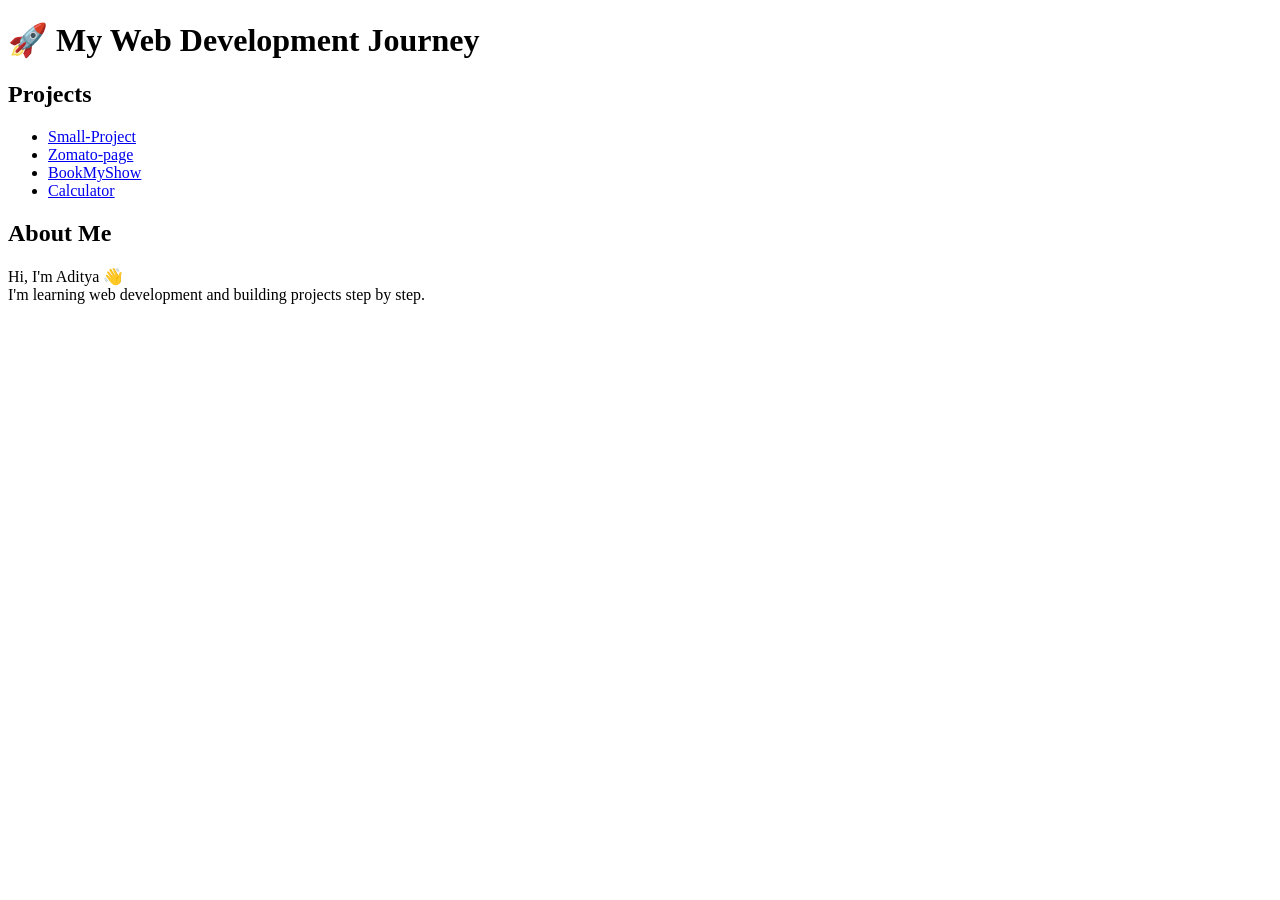
<file: index.html>
<!DOCTYPE html>
<html>
<head>
    <title>Aditya's Web Dev Journey</title>
</head>
<body>

<h1>🚀 My Web Development Journey</h1>

<h2>Projects</h2>
<ul>
    <li><a href="/my-css-project/login-page/project.html">Small-Project</a></li>
    <li><a href="/my-css-project/zomato/index.html">Zomato-page</a></li>
    <li><a href="/my-css-project/BookmyShow/project.html">BookMyShow</a></li>
    <li><a href="/my-css-project/Calculator-design/calculator.html">Calculator</a></li>
</ul>

<h2>About Me</h2>
<p>
    Hi, I'm Aditya 👋<br>
    I'm learning web development and building projects step by step.
</p>

</body>
</html>
</file>
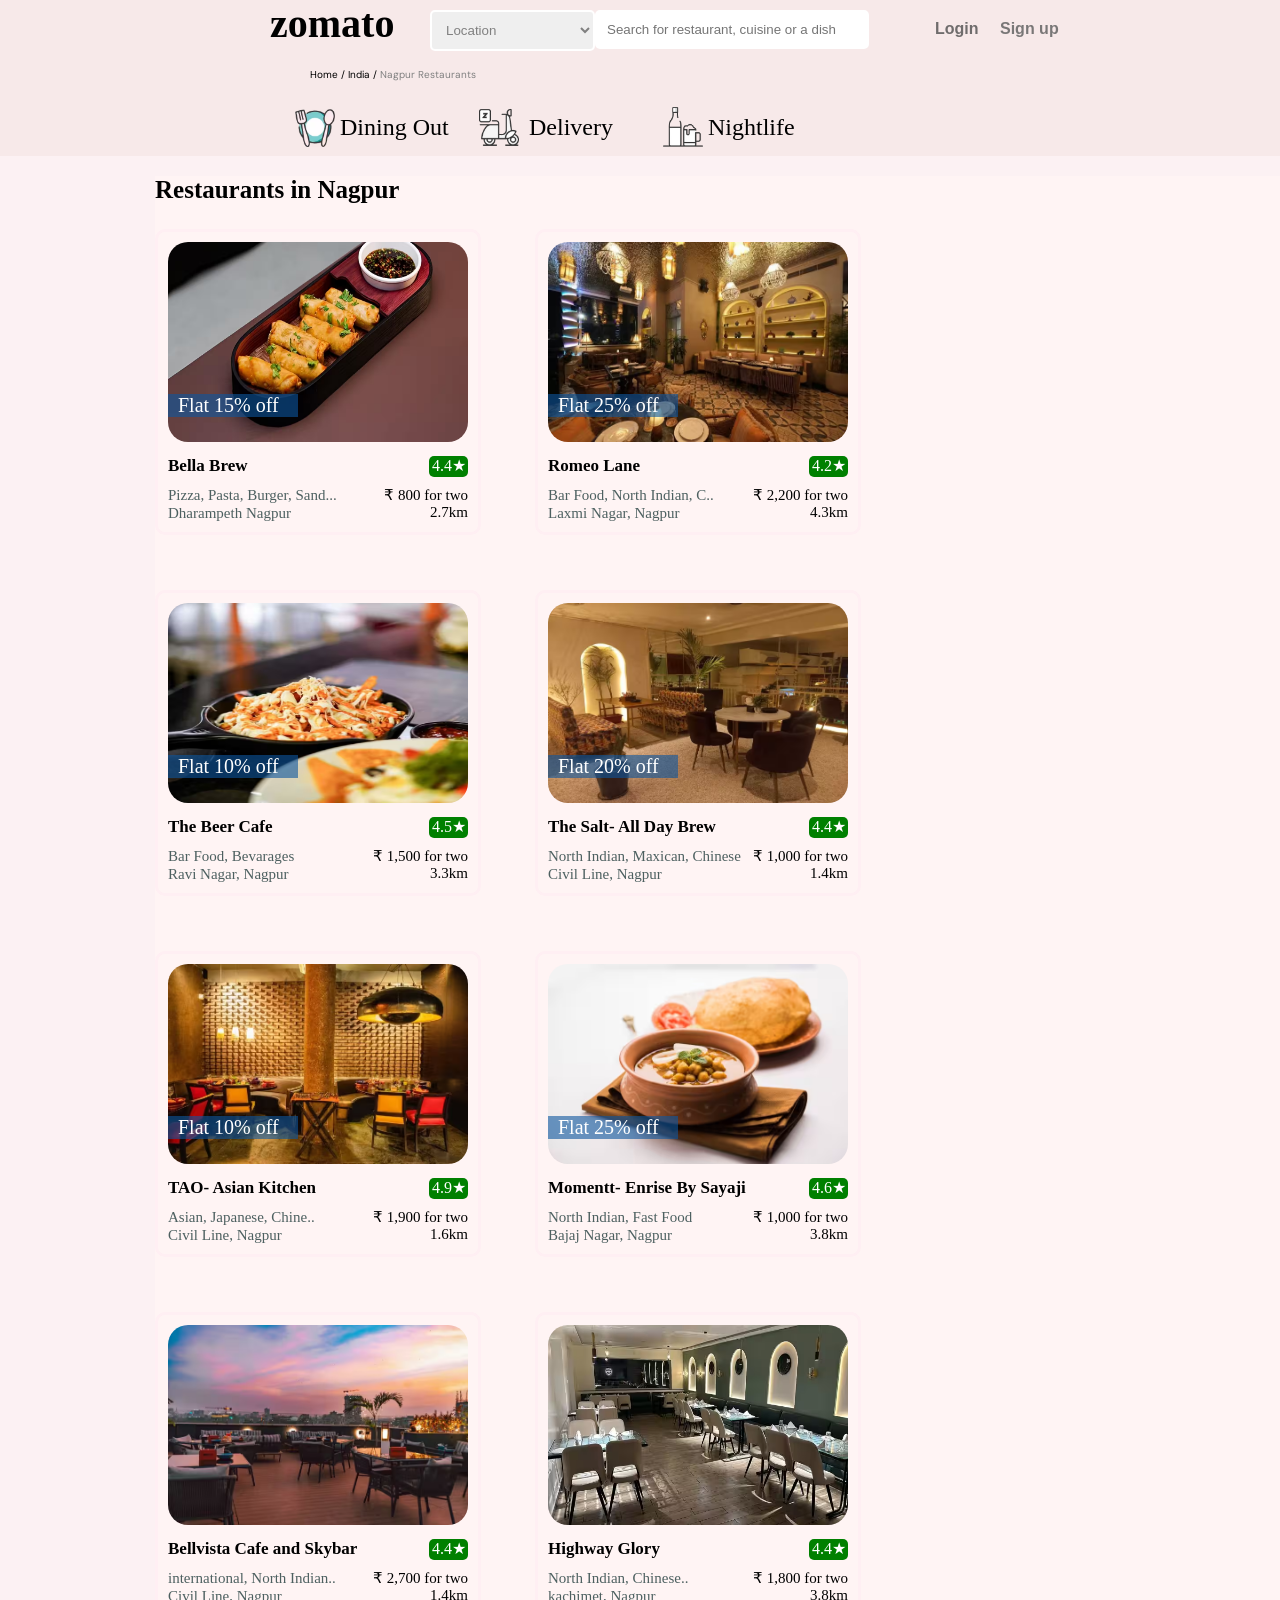
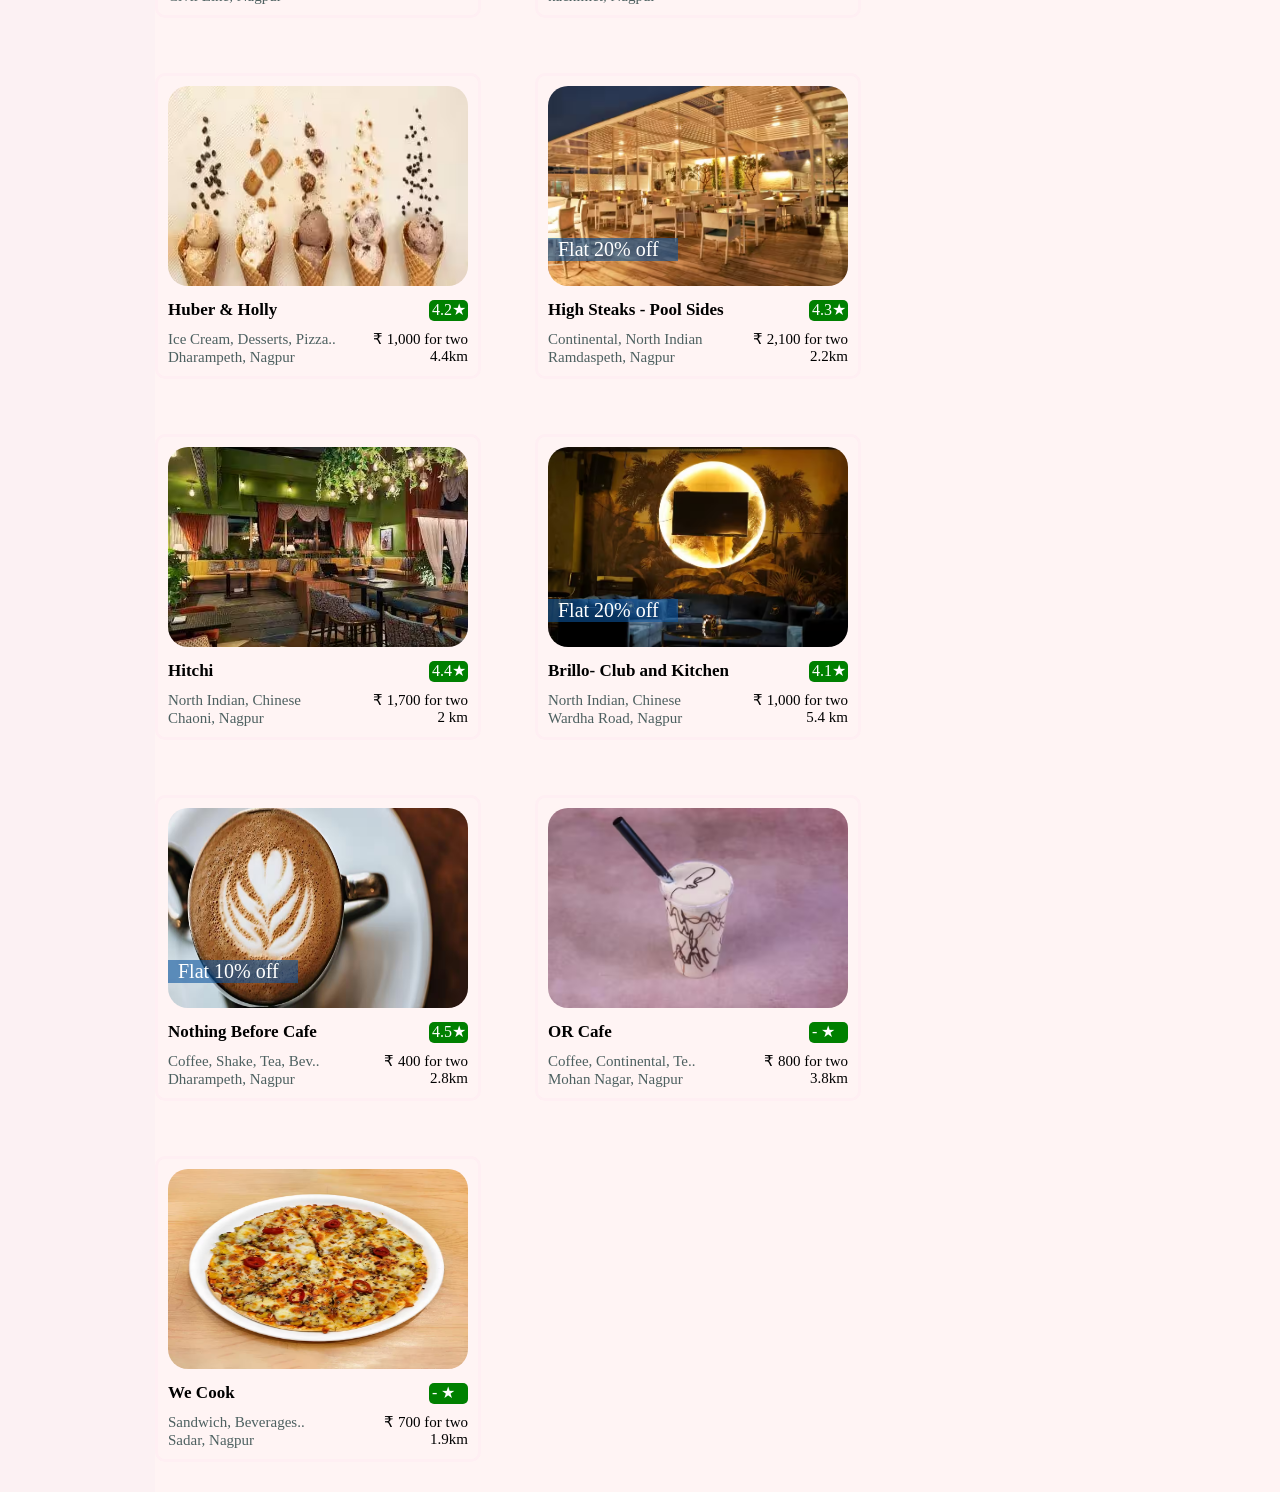
<file: zomato/index.html>
<!DOCTYPE html>
<html lang="en">
<head>
    <meta charset="UTF-8">
    <meta name="viewport" content="width=device-width, initial-scale=1.0">
    <title>Document</title>
    <link rel="stylesheet" href="./new.css">
    <link rel="preconnect" href="https://fonts.googleapis.com">
    <link rel="preconnect" href="https://fonts.gstatic.com" crossorigin>
    <link href="https://fonts.googleapis.com/css2?family=DM+Sans:ital,opsz,wght@0,9..40,100..1000;1,9..40,100..1000&display=swap" rel="stylesheet">
</head>
<body>

    <header class="head">

    <div class="hero">
        <div class="first boxalpha">
            zomato
        </div>
        <div class="second boxalpha">
           <select name="location" class="old">
            <option value="" disabled selected>Location</option>
            <option value="Nari_road">Nari Road</option>
            <option value="Dharampeth Nagpur">Dharampeth Nagpur</option>
            <option value="Mahal Nagpur">Mahal Nagpur</option>
            <option value="Sitabuldi Nagpur">Sitabuldi Nagpur</option>
           </select>
        </div>

        <div class="third boxalpha">
            <input type="text" placeholder="Search for restaurant, cuisine or a dish" class="soap">
        </div>

        <div class="fourth boxalpha">Login</div>

        <div class="fifth boxalpha">Sign up</div>
    </div>

    <div class="hx">
        <div class=" hello home">Home /</div>
        <div class="hello country">India /</div>
        <div class="hello city">Nagpur Restaurants</div>
    </div>

    <div class="newmain">
        <div class="love">
        <div class="hot"> <img src="30fa0a844f3ba82073e5f78c65c18b371616149662new.avif" alt="dinnig out" class="img1 img5"> </div>
        <div class="hot sixth">Dining Out</div>
        </div>

        <div class="love hii">
        <div class="hot"><img src="246bbd71fbba420d5996452be3024d351616150055new2.webp" alt="Delivery" class="img2 img5"></div>
        <div class="hot seventh">Delivery</div>
        </div>

        <div class="love">
        <div class="hot"><img src="01040767e4943c398e38e3592bb1ba8a1616150142new3.webp" alt="Nightlife" class="img3 img5"></div>
        <div class="hot eight">Nightlife</div>
        </div>
    </div>

   </header>    

   <main class="happy">

        <div class="nagpur">
            <p>Restaurants in Nagpur</p>
        </div>

    <div class="main">

        <!-- Image -->
        <div class="img">
            <img src="Bella Brew.avif" alt="resturant" class="new">
            <p class="discount">Flat 15% off</p>
        </div>


        <!-- restuarent name -->
        <div class="Restaurant">

            <div class="name box">
                <p>Bella Brew</p>
            </div>

            <div class="rating box">
                <p>4.4&#9733;</p>
            </div>

        </div>

        <!--  -->
        <div class="foodname">
            <div class="food box">
                <p>Pizza, Pasta, Burger, Sand...</p>
            </div>

            <div class="money box">
                <p>&#8377; 800 for two</p>
            </div>

        </div>


        <!--  -->
        <div class="distance">

            <div class="place box">
                <p>Dharampeth Nagpur</p>
            </div>

            <div class="dist box">
                <p>2.7km</p>
            </div>

        </div>

     </div>

<!-- ------------------------------2----------------------------------------- -->

     <div class="main">

        <!-- Image -->
        <div class="img">
            <img src="Romeo Lane.avif" alt="resturant" class="new">
            <p class="discount">Flat 25% off</p>
        </div>


        <!-- restuarent name -->
        <div class="Restaurant">

            <div class="name box">
                <p>Romeo Lane</p>
            </div>

            <div class="rating box">
                <p>4.2&#9733;</p>
            </div>

        </div>

        <!--  -->
        <div class="foodname">
            <div class="food box">
                <p>Bar Food, North Indian, C..</p>
            </div>

            <div class="money box">
                <p>&#8377; 2,200 for two</p>
            </div>

        </div>


        <!--  -->
        <div class="distance">

            <div class="place box">
                <p>Laxmi Nagar, Nagpur</p>
            </div>

            <div class="dist box">
                <p>4.3km</p>
            </div>

        </div>

     </div>
     
     <!-- ---------------------------3------------------------------------------- -->

     <div class="main">

        <!-- Image -->
        <div class="img">
            <img src="BearCafe.avif" alt="resturant" class="new">
            <p class="discount">Flat 10% off</p>
        </div>


        <!-- restuarent name -->
        <div class="Restaurant">

            <div class="name box">
                <p>The Beer Cafe</p>
            </div>

            <div class="rating box">
                <p>4.5&#9733;</p>
            </div>

        </div>

        <!--  -->
        <div class="foodname">
            <div class="food box">
                <p>Bar Food, Bevarages</p>
            </div>

            <div class="money box">
                <p>&#8377; 1,500 for two</p>
            </div>

        </div>


        <!--  -->
        <div class="distance">

            <div class="place box">
                <p>Ravi Nagar, Nagpur</p>
            </div>

            <div class="dist box">
                <p>3.3km</p>
            </div>

        </div>

     </div>

<!-- -------------------------------4------------------------------------------------------- -->


     <div class="main">

        <!-- Image -->
        <div class="img">
            <img src="The salt.avif" alt="resturant" class="new">
            <p class="discount">Flat 20% off</p>
        </div>


        <!-- restuarent name -->
        <div class="Restaurant">

            <div class="name box">
                <p>The Salt- All Day Brew</p>
            </div>

            <div class="rating box">
                <p>4.4&#9733;</p>
            </div>

        </div>

        <!--  -->
        <div class="foodname">
            <div class="food box">
                <p>North Indian, Maxican, Chinese</p>
            </div>

            <div class="money box">
                <p>&#8377; 1,000 for two</p>
            </div>

        </div>


        <!--  -->
        <div class="distance">

            <div class="place box">
                <p>Civil Line, Nagpur</p>
            </div>

            <div class="dist box">
                <p>1.4km</p>
            </div>

        </div>

     </div>

<!-- ---------------------------5------------------------------------------------------- -->

     <div class="main">

        <!-- Image -->
        <div class="img">
            <img src="TAO.avif" alt="resturant" class="new">
            <p class="discount">Flat 10% off</p>
        </div>


        <!-- restuarent name -->
        <div class="Restaurant">

            <div class="name box">
                <p>TAO- Asian Kitchen</p>
            </div>

            <div class="rating box">
                <p>4.9&#9733;</p>
            </div>

        </div>

        <!--  -->
        <div class="foodname">
            <div class="food box">
                <p>Asian, Japanese, Chine..</p>
            </div>

            <div class="money box">
                <p>&#8377; 1,900 for two</p>
            </div>

        </div>


        <!--  -->
        <div class="distance">

            <div class="place box">
                <p>Civil Line, Nagpur</p>
            </div>

            <div class="dist box">
                <p>1.6km</p>
            </div>

        </div>

     </div>

<!-- --------------------------------------6------------------------------------------------ -->


     <div class="main">

        <!-- Image -->
        <div class="img">
            <img src="moment.avif" alt="resturant" class="new">
            <p class="discount">Flat 25% off</p>
        </div>


        <!-- restuarent name -->
        <div class="Restaurant">

            <div class="name box">
                <p>Momentt- Enrise By Sayaji</p>
            </div>

            <div class="rating box">
                <p>4.6&#9733;</p>
            </div>

        </div>

        <!--  -->
        <div class="foodname">
            <div class="food box">
                <p>North Indian, Fast Food</p>
            </div>

            <div class="money box">
                <p>&#8377; 1,000 for two</p>
            </div>

        </div>


        <!--  -->
        <div class="distance">

            <div class="place box">
                <p>Bajaj Nagar, Nagpur</p>
            </div>

            <div class="dist box">
                <p>3.8km</p>
            </div>

        </div>

     </div>


     <!-- --------------------------------7---------------------------------------------- -->
      <div class="main">

        <!-- Image -->
        <div class="img">
            <img src="Bellavista.avif" alt="resturant" class="new">
        </div>


        <!-- restuarent name -->
        <div class="Restaurant">

            <div class="name box">
                <p>Bellvista Cafe and Skybar</p>
            </div>

            <div class="rating box">
                <p>4.4&#9733;</p>
            </div>

        </div>

        <!--  -->
        <div class="foodname">
            <div class="food box">
                <p>international, North Indian..</p>
            </div>

            <div class="money box">
                <p>&#8377; 2,700 for two</p>
            </div>

        </div>


        <!--  -->
        <div class="distance">

            <div class="place box">
                <p>Civil Line, Nagpur</p>
            </div>

            <div class="dist box">
                <p>1.4km</p>
            </div>

        </div>

     </div>

     <!-- ---------------------------------8-------------------------------------------- -->

     <div class="main">

        <!-- Image -->
        <div class="img">
            <img src="highway glory.avif" alt="resturant" class="new">
        </div>


        <!-- restuarent name -->
        <div class="Restaurant">

            <div class="name box">
                <p>Highway Glory</p>
            </div>

            <div class="rating box">
                <p>4.4&#9733;</p>
            </div>

        </div>

        <!--  -->
        <div class="foodname">
            <div class="food box">
                <p>North Indian, Chinese..</p>
            </div>

            <div class="money box">
                <p>&#8377; 1,800 for two</p>
            </div>

        </div>


        <!--  -->
        <div class="distance">

            <div class="place box">
                <p>kachimet, Nagpur</p>
            </div>

            <div class="dist box">
                <p>3.8km</p>
            </div>

        </div>

     </div>

     <!-- ---------------------------9------------------------------------ -->

     <div class="main">

        <!-- Image -->
        <div class="img">
            <img src="huber & holly.avif" alt="resturant" class="new">
        </div>


        <!-- restuarent name -->
        <div class="Restaurant">

            <div class="name box">
                <p>Huber & Holly</p>
            </div>

            <div class="rating box">
                <p>4.2&#9733;</p>
            </div>

        </div>

        <!--  -->
        <div class="foodname">
            <div class="food box">
                <p>Ice Cream, Desserts, Pizza..</p>
            </div>

            <div class="money box">
                <p>&#8377; 1,000 for two</p>
            </div>

        </div>


        <!--  -->
        <div class="distance">

            <div class="place box">
                <p>Dharampeth, Nagpur</p>
            </div>

            <div class="dist box">
                <p>4.4km</p>
            </div>

        </div>

     </div>

     <!-- ------------------------------------10-------------------------------------- -->

     <div class="main">

        <!-- Image -->
        <div class="img">
            <img src="high pool.avif" alt="resturant" class="new">
            <p class="discount">Flat 20% off</p>
        </div>


        <!-- restuarent name -->
        <div class="Restaurant">

            <div class="name box">
                <p>High Steaks - Pool Sides</p>
            </div>

            <div class="rating box">
                <p>4.3&#9733;</p>
            </div>

        </div>

        <!--  -->
        <div class="foodname">
            <div class="food box">
                <p>Continental, North Indian</p>
            </div>

            <div class="money box">
                <p>&#8377; 2,100 for two</p>
            </div>

        </div>


        <!--  -->
        <div class="distance">

            <div class="place box">
                <p>Ramdaspeth, Nagpur</p>
            </div>

            <div class="dist box">
                <p>2.2km</p>
            </div>

        </div>

     </div>

      <!-- ------------------------------------11-------------------------------------- --> 

      <div class="main">

        <!-- Image -->
        <div class="img">
            <img src="Hitchi.avif" alt="resturant" class="new">
        </div>


        <!-- restuarent name -->
        <div class="Restaurant">

            <div class="name box">
                <p>Hitchi</p>
            </div>

            <div class="rating box">
                <p>4.4&#9733;</p>
            </div>

        </div>

        <!--  -->
        <div class="foodname">
            <div class="food box">
                <p>North Indian, Chinese</p>
            </div>

            <div class="money box">
                <p>&#8377; 1,700 for two</p>
            </div>

        </div>


        <!--  -->
        <div class="distance">

            <div class="place box">
                <p>Chaoni, Nagpur</p>
            </div>

            <div class="dist box">
                <p>2 km</p>
            </div>

        </div>

     </div>

      <!-- ------------------------------------12-------------------------------------- --> 

      <div class="main">

        <!-- Image -->
        <div class="img">
            <img src="brilo club.avif" alt="resturant" class="new">
            <p class="discount">Flat 20% off</p>
        </div>


        <!-- restuarent name -->
        <div class="Restaurant">

            <div class="name box">
                <p>Brillo- Club and Kitchen</p>
            </div>

            <div class="rating box">
                <p>4.1&#9733;</p>
            </div>

        </div>

        <!--  -->
        <div class="foodname">
            <div class="food box">
                <p>North Indian, Chinese</p>
            </div>

            <div class="money box">
                <p>&#8377; 1,000 for two</p>
            </div>

        </div>


        <!--  -->
        <div class="distance">

            <div class="place box">
                <p>Wardha Road, Nagpur</p>
            </div>

            <div class="dist box">
                <p>5.4 km</p>
            </div>

        </div>

     </div>

        <!-- ------------------------------------13-------------------------------------- --> 
    
        <div class="main">

        <!-- Image -->
        <div class="img">
            <img src="nothing.avif" alt="resturant" class="new">
            <p class="discount">Flat 10% off</p>
        </div>


        <!-- restuarent name -->
        <div class="Restaurant">

            <div class="name box">
                <p>Nothing Before Cafe</p>
            </div>

            <div class="rating box">
                <p>4.5&#9733;</p>
            </div>

        </div>

        <!--  -->
        <div class="foodname">
            <div class="food box">
                <p>Coffee, Shake, Tea, Bev..</p>
            </div>

            <div class="money box">
                <p>&#8377; 400 for two</p>
            </div>

        </div>


        <!--  -->
        <div class="distance">

            <div class="place box">
                <p>Dharampeth, Nagpur</p>
            </div>

            <div class="dist box">
                <p>2.8km</p>
            </div>

        </div>

     </div>

        <!-- ------------------------------------14-------------------------------------- --> 
    
        <div class="main">

        <!-- Image -->
        <div class="img">
            <img src="or cafe.avif" alt="resturant" class="new">
        </div>


        <!-- restuarent name -->
        <div class="Restaurant">

            <div class="name box">
                <p>OR Cafe</p>
            </div>

            <div class="rating box">
                <p>- &#9733;</p>
            </div>

        </div>

        <!--  -->
        <div class="foodname">
            <div class="food box">
                <p>Coffee, Continental, Te..</p>
            </div>

            <div class="money box">
                <p>&#8377; 800 for two</p>
            </div>

        </div>


        <!--  -->
        <div class="distance">

            <div class="place box">
                <p>Mohan Nagar, Nagpur</p>
            </div>

            <div class="dist box">
                <p>3.8km</p>
            </div>

        </div>

     </div>

        <!-- ------------------------------------15-------------------------------------- --> 
    
        <div class="main">

        <!-- Image -->
        <div class="img">
            <img src="we cook.avif" alt="resturant" class="new">
        </div>


        <!-- restuarent name -->
        <div class="Restaurant">

            <div class="name box">
                <p>We Cook</p>
            </div>

            <div class="rating box">
                <p>- &#9733;</p>
            </div>

        </div>

        <!--  -->
        <div class="foodname">
            <div class="food box">
                <p>Sandwich, Beverages..</p>
            </div>

            <div class="money box">
                <p>&#8377; 700 for two</p>
            </div>

        </div>


        <!--  -->
        <div class="distance">

            <div class="place box">
                <p>Sadar, Nagpur</p>
            </div>

            <div class="dist box">
                <p>1.9km</p>
            </div>

        </div>

     </div>
   </main>
    
</body>
</html>
</file>
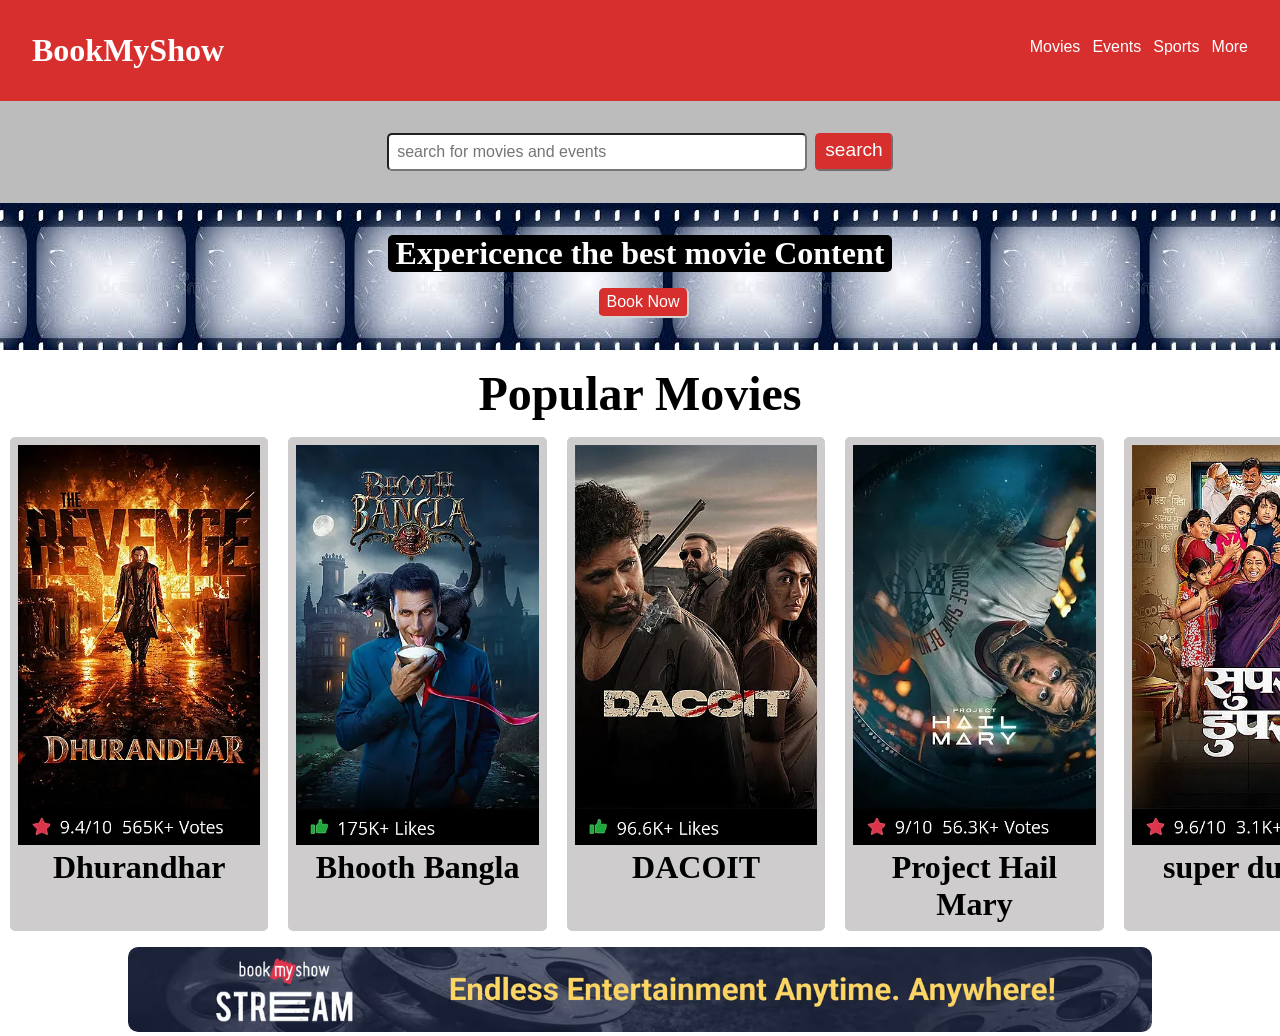
<file: BookmyShow/project.html>
<!DOCTYPE html>
<html lang="en">
<head>
    <meta charset="UTF-8">
    <meta name="viewport" content="width=device-width, initial-scale=1.0">
    <title>Document</title>
    <link rel="stylesheet" href="./style.css">
</head>
<body>
    
     <header>
        <div class="head">
            <div class="logo">

                <div class="left"> <h1>BookMyShow</h1></div>
                <div class="right">
                    <button>Movies</button>
                    <button>Events</button>
                    <button>Sports</button>
                    <button>More</button>
                </div>

            </div>
            <div class="search">
                <input type="text" name="search" class="searching" placeholder="search for movies and events">
                <button>search</button>
            </div>
        </div>
     </header>

     <main>
        <div class="hero">
            <h2>Expericence the best movie Content</h2>
            <button>Book Now</button>
        </div>

        <div class="mover">
            <h2>Popular Movies</h2>
        </div>

        <div class="movie">
            <div class="card">
                <img src="img1.webp" alt="Dhurandhar" class="images">
                <h3>Dhurandhar</h3>
            </div>

            <div class="card">
                <img src="img2.webp" alt="Bhooth Bangla" class="images">
                <h3>Bhooth Bangla</h3>
            </div>

            <div class="card">
                <img src="img3.webp" alt="Dacoit" class="images">
                <h3>DACOIT</h3>
            </div>

            <div class="card">
                <img src="img4.webp" alt="Project Hail Mary" class="images">
                <h3>Project Hail Mary</h3>
            </div>

            <div class="card">
                <img src="img5.webp" alt="super duperr" class="images">
                <h3>super duperr</h3>
            </div>

            <div class="card">
                <img src="img6.webp" alt="Mario Galaxy" class="images">
                <h3>Mario Galaxy</h3>
            </div>

            <div class="card">
                <img src="img7.webp" alt="Tighi" class="images">
                <h3>Tighi</h3>
            </div>

            <div class="card">
                <img src="img8.webp" alt="The Mummy" class="images">
                <h3>The Mummy</h3>
            </div>
        </div>

        <div class="bot">
                <img src="./bottom.avif" alt="" class="img">
        </div>
     </main>


</body>
</html>
</file>
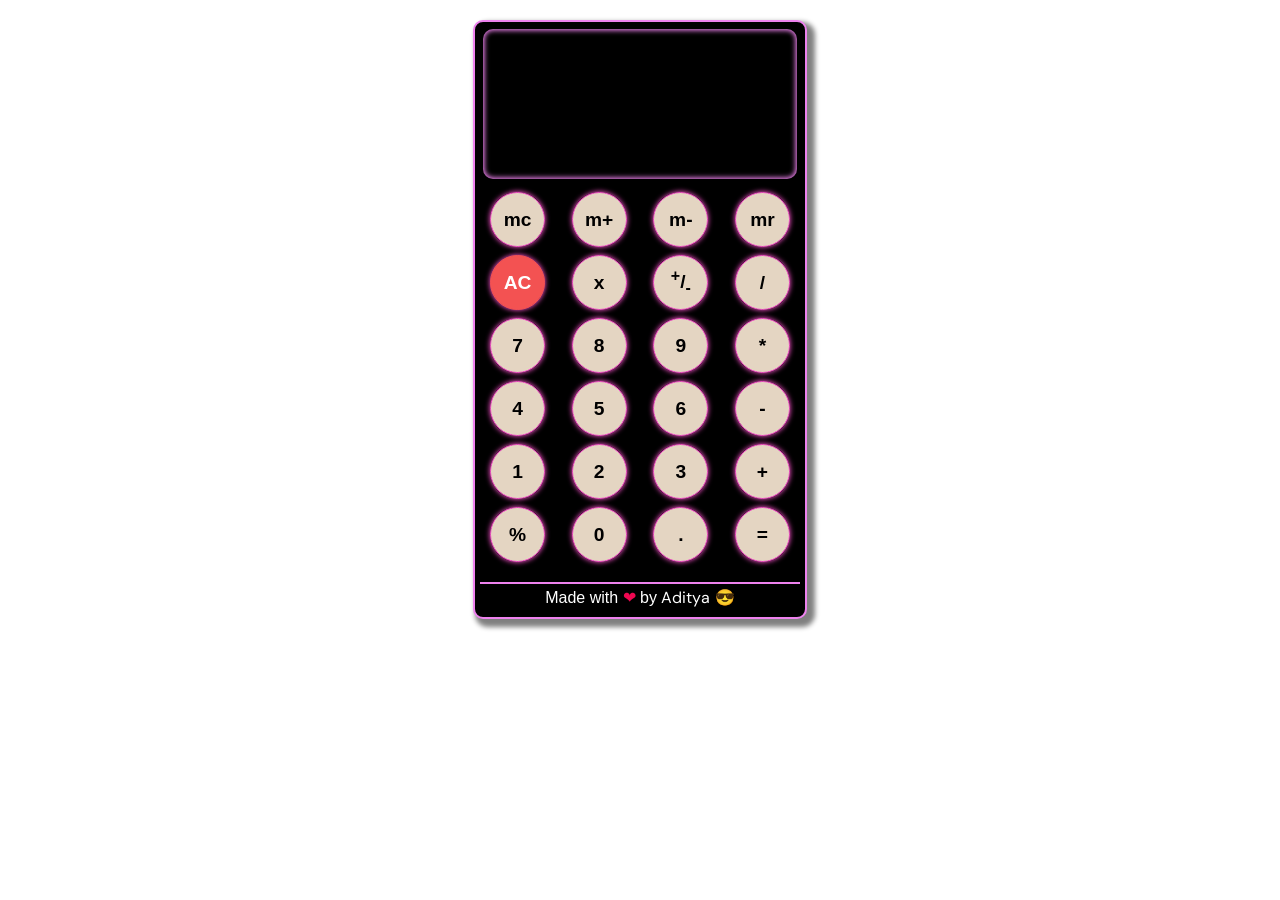
<file: Calculator-design/calculator.html>
<!DOCTYPE html>
<html lang="en">
<head>
    <meta charset="UTF-8">
    <meta name="viewport" content="width=device-width, initial-scale=1.0">
    <title>Document</title>
    <link rel="stylesheet" href="./calculator.css">
    <link rel="preconnect" href="https://fonts.googleapis.com">
    <link rel="preconnect" href="https://fonts.gstatic.com" crossorigin>
    <link href="https://fonts.googleapis.com/css2?family=DM+Sans:ital,opsz,wght@0,9..40,100..1000;1,9..40,100..1000&family=Roboto+Slab:wght@100..900&display=swap" rel="stylesheet">
</head>
<body>
    
      <div id="main">
        <div class="first"></div>
        <div class="second">
            <div class="buttons">
                <div><button>mc</button></div>
                <div><button class="alpha">AC</button></div>
                <div><button>7</button></div>
                <div><button>4</button></div>
                <div><button>1</button></div>
                <div><button>%</button></div>
            </div>
            <div class="buttons">
                <div><button>m+</button></div>
                <div><button>x</button></div>
                <div><button>8</button></div>
                <div><button>5</button></div>
                <div><button>2</button></div>
                <div><button>0</button></div>
            </div>
            <div class="buttons">
                <div><button>m-</button></div>
                <div><button><sup>+</sup>/<sub>-</sub></button></div>
                <div><button>9</button></div>
                <div><button>6</button></div>
                <div><button>3</button></div>
                <div><button>.</button></div>
            </div>
            <div class="buttons">
                <div><button>mr</button></div>
                <div><button>/</button></div>
                <div><button>*</button></div>
                <div><button>-</button></div>
                <div><button>+</button></div>
                <div><button>=</button></div>
            </div>
        </div>
        <div class="foot">
            <p>Made with <span class="heart">&#x2764;</span> by <span class="name">Aditya</span> 😎</p>
        </div>
        </div>
      </div>


</body>
</html>
</file>
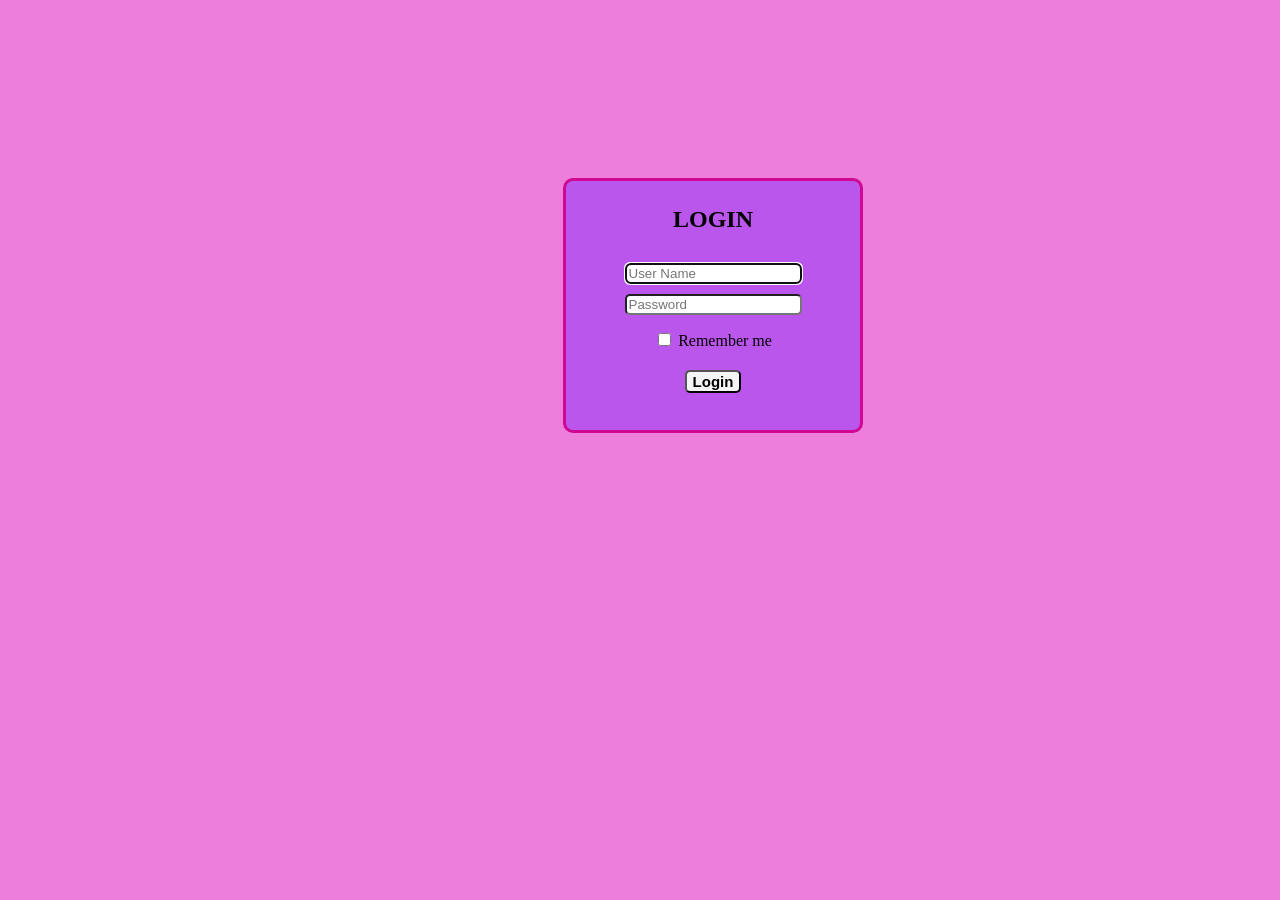
<file: login-page/project.html>
<!DOCTYPE html>
<html lang="en">
<head>
    <meta charset="UTF-8">
    <meta name="viewport" content="width=device-width, initial-scale=1.0">
    <title>Document</title>
    <link rel="stylesheet" href="./project.css">
</head>
<body>
    
    
    <div id="new">

        <article class="first" id="login">
    <h1>login</h1>
    </article>


        <div class="first">
            <input type="text" name="user_name" placeholder="User Name" autofocus autocomplete="on">
        </div>
        <div class="first">
            <input type="password" name="user_pass" placeholder="Password" autocomplete="on">
        </div>

        <div class="second">
            <input type="checkbox" id="user" name="remember_me">
            <label for="user">Remember me</label>
        </div>

        <div class="second" id="old">
            <button id="hello">Login</button>
        </div>

    </div>


</body>
</html>
</file>
<file: zomato/new.css>
*{
    margin:0px;
}



body{
    background-color: rgb(252, 241, 243);
}

.boxalpha{
    display:inline-block;
}

.first{
    font-size: 40px;
    font-weight: bold;
    font-family:Cambria, Cochin, Georgia, Times, 'Times New Roman', serif;
    position:absolute;
    left:220px;
}

.old, .soap{
    padding:10px;
    color:grey;
    border-radius: 5px;
    border:solid white 2.5px;
}

.hero{
    width:90%;
    margin-left:50px;
    position:relative;
}

.second{
    position:absolute;
    left:380px;
    top:10px;
    cursor: pointer;
}

.third{
    position:absolute;
    left:545px;
    top:10px;
    border-color: white;
    cursor: pointer;
}

.fourth{
    position:absolute;
    left:885px;
    top:20px;
    font-family:'Segoe UI', Tahoma, Geneva, Verdana, sans-serif;
    color: rgb(111, 108, 108);
    font-weight: bolder;
    cursor: pointer;
}

.fifth{
    position:absolute;
    left:950px;
    top:20px;
    font-family: 'Segoe UI', Tahoma, Geneva, Verdana, sans-serif;
    color:rgb(121, 119, 119);
    font-weight: bolder;
    cursor: pointer;
}

.soap{
    width:250px;
    /* border-left-color: black;
    border-top-left-radius: 0px;
    border-bottom-left-radius: 0px; */
}

.old:hover{
    border-color: rgb(250, 213, 213);
    background-color: white;
}
.soap:hover{
    border-color: rgb(250, 213, 213);
    background-color: white;
}

.newmain{
    display:block;
    position:relative;
    margin-top:9px;
    margin-left: 290px;
    cursor: pointer;
}

.hx{
    display:inline-block;
    margin-top: 68px;
    margin-left: 310px;
    font-size: x-small;
    font-family: "DM Sans", sans-serif;
    cursor: pointer;
    height:25px;
}

.hello{
    display:inline-block;
}

.city{
    color:grey;
}

.love{
    display:inline-block;
    margin:20px, 20px, 0px, 20px;
    position: relative;
    width:170px;
    height:100%;
    padding:5px;
}

.love:hover{
    border-bottom: 2px red solid;
}

.hot{
    display:inline-block;
}

.sixth{
    position:absolute;
    left:50px;
    top:12px;
    font-size:x-large;
}

.seventh{
    position:absolute;
    left:55px;
    top:12px;
    font-size: x-large;
}

.eight{
    position:absolute;
    left:50px;
    top:12px;
    font-size:x-large;
}

.img5{
    width: 40px;
    height: 40px;
}


/* .hii{
    position:absolute;
    left:410px;
} */

.head{
    background-color: rgb(247, 233, 233);
    width:100%;
}

.hot:hover{
    color: rgb(228, 52, 52);
}




/*  */


/* body{
    background-color: rgb(242, 231, 233);
    margin-left: 150px;
    margin-top: 50px; 
}*/

.box{
    display:inline-block;
}

.new{
    border-radius:20px;
    width:300px;
    height:200px;
    border: 0px;
}

 .name{
        font-weight:bold;
        font-size: 17px;
}

.rating{
        background-color: green;
        height:18px;
        width:36px;
        border-radius: 5px;
        padding-bottom:3px;
        padding-left:3px;
        color:white;
        position:absolute;
        right:0px;
}

.main{
        display:inline-block;
        cursor: pointer;
        padding: 10px;
        border-radius: 10px;
        border:solid rgb(255, 239, 243);
        margin-right: 50px;
        margin-bottom: 30px;
        margin-top:25px;
        position:relative;
}

.main:hover{
    background-color: white;
     border-color: rgb(255, 255, 255);
}

.Restaurant{
    position:relative;
    margin-top: 10px;
    margin-bottom: 10px;;
}

.foodname{
    position:relative;
}

.money{
    position:absolute;
    right:0px;
    font-size: 15px;
}

.distance{
    position: relative;
}

.dist{
    position:absolute;
    right:0px;
    font-size: 15px;
}

.food{
    font-size: 15px;
    color: rgb(77, 96, 96);
}

.place{
    font-size:15px;
    color: rgb(77, 96, 96);
}

.discount{
    position:absolute;
    bottom:115px;
    font-size: 20px;
    background-color: rgba(12, 85, 158, 0.6);
    color:white;
    width:120px;
    padding-left:10px;
}

.happy{
    background-color: rgb(255, 244, 244);
    margin-left: 155px;
}

.nagpur{
    font-size: 25px;
    font-weight: bold;
    font-family:Cambria, Cochin, Georgia, Times, 'Times New Roman', serif;
    position:relative;
    margin-top: 20px;
}
</file>
<file: BookmyShow/style.css>
*{
    margin:0px;
    padding: 0px;
}

.logo{
    display: flex;
    justify-content: space-between;
    background-color: rgb(215, 46, 46);
    padding: 2rem;
}

h1{
    color: white;
}

button{
    font-size: 1rem;
    margin-left: 0.5rem;
    color: white;
    background-color: rgb(215, 46, 46);
    border: none;
    padding-top: 0.4rem;
    cursor:pointer;
}

.search{
    display: flex;
    justify-content: center;
    padding: 2rem 0rem;
    background-color: rgb(188, 188, 188);
}

.searching{
    width:400px;
    max-width: 60%;
    padding: 0.5rem;
    border-radius: 5px;
    font-size: medium;
    font-weight: 400;
}

.search > button{
    font-size: 1.2rem;
    margin-left: 0.5rem;
    border: 2px solid rgb(215, 46, 46);
    border-bottom: solid 2px rgb(113, 110, 110);
    border-right: 2px solid rgb(111, 109, 109);
    border-radius: 5px;
    padding: 0px 0.5rem 0.2rem;
}

.hero{
    display: flex;
    flex-direction: column;
    justify-content: center;
    align-items: center;
    background-image:url(download.jpg);
    padding-top: 2rem;
    padding-bottom: 2rem;
}

.hero > h2{
    color: white;
    font-size: 2rem;
    background-color: black;
    border-radius: 5px;
    padding: 0px 8px;
    /* max-width:100%; */
}

.hero > button{
    border-radius: 5px;
    padding: 0.3rem 0.5rem 0.3rem;
    margin-top: 1rem;
    border-right: 2px solid lightgray;
    border-bottom: 2px solid lightgrey;
    cursor: pointer;
} 

.mover{
    text-align: center;
    padding: 1rem;

}

.mover > h2{
    font-size: 3rem;
    font-weight: bold;
}

.images{
    height:400px;
}

.card{
    border: 0.5rem solid rgb(206, 204, 204);
    background-color: rgb(206, 204, 204);
    text-align:center;
    border-radius: 5px;
    margin: 0px 10px;
}

.movie{
    display:flex;
    overflow-x: scroll;
}

.card > h3{
    font-size: 2rem;
}

.bot{
    margin-top: 1rem;
    text-align: center;
}

.bot > img{
    max-width: 80%;
    border-radius: 10px;
}

@media (max-width: 600px) and (min-width:50px)
{
    .logo{
        flex-direction: column;
        align-items: center;
        gap:7px;
    }

    .right{
        display:flex;
        flex-direction: column;
        gap:2px;
    }

    .movie{
        flex-direction: column;
        gap:10px;
    }

    .card{
        border:5px solid grey;
        background: rgb(176, 171, 171);
        padding: 5px;
        margin: 5px auto;
        border-radius: 10px;
    }

    .hero > h2{
        text-align: center;
        max-width: 90%;
    }
}
</file>
<file: Calculator-design/calculator.css>
*{
    margin:0px;
    padding:0px;
}

body{
    display: flex;
    flex-wrap: wrap;
    justify-content: center;
    margin-top:20px;
}

#main{
    height:590px;
    width:320px;
    background-color: black;
    padding:5px 5px 0px;
    border-radius: 10px;
    display:flex;
    flex-direction:column;
    flex-wrap:wrap;
    border:2px solid violet;
    box-shadow: 5px 5px 5px 3px grey;
}

.first{
    background-color: black;
    box-shadow: inset 0px 0px 5px 1.5px violet;
    margin:2px 3px 0px;
    height:150px;
    border-radius: 10px;
}

.second{
    height:380px;
    background-color: rgb(0, 0, 0);
    border-radius: 5px;
    margin-top:5px;
    display: flex;
    flex-wrap:wrap;
    padding:0px 10px 3px;
    justify-content: space-between;
}

.buttons button{
    background-color: rgba(253, 237, 215,0.9);
    border-radius:50%;
    border: 1px solid rgb(241, 77, 197);
    height:55px;
    width:55px;
    margin-top:6px;
    font-size:larger;
    font-family: 'Segoe UI', Tahoma, Geneva, Verdana, sans-serif;
    font-weight: 700;
    margin-top:8px;
    box-shadow: 0px 0px 5px 0.4px rgb(241, 77, 197);
}

.foot{
    height:30px;
    background-color: black;
    border-top: 2px solid violet;
    margin-top:15px;
}

.heart{
    color:rgb(240, 7, 81);
}

p{
    color:white;
    padding-top:0.2rem;
    text-align: center;
    font-family:'Lucida Sans', 'Lucida Sans Regular', 'Lucida Grande', 'Lucida Sans Unicode', Geneva, Verdana, sans-serif;
}

.name{
    font-family: "DM Sans", sans-serif;
}

button:hover{
    transition-property: background-color, box-shadow;
    transition-duration: 0.2s;
    transition-timing-function: ease-in;
    background-color:rgb(244, 117, 160);
    box-shadow: 0px 0px 8px 5px pink;
    color:white;
    cursor: pointer;
}

.alpha{
    background-color: rgb(243, 82, 82) !important;
    border: 1px solid rgb(243, 82, 82) !important;
    color:white;
}
</file>
<file: login-page/project.css>
body{
    background-color: rgb(238, 126, 219);
    padding-top: 170px;
    padding-left: 555px;
}

#new{
    background-color: rgb(187, 86, 237);
    border: 3.0px rgb(208, 8, 145) solid;
    box-sizing:border-box;
    border-radius: 10px;
    width:300px;
    height:255px;
    text-align: center;
}



#new .first{
    padding:5px;
}

.first input{
    border-radius: 5px;
}

#new .second{
    padding: 10px;
}

.first:hover{
    transform : scale(1.1);
    border-color:rgb(64, 5, 64);
}

#login{
    text-transform: uppercase;
}
#login:hover{
    transform:scale(1);
}

#hello:hover{
    transform : scale(1.3);
}

.second:hover{
    transform : scale(1.1);
    color:black
}

#hello{
    background-color: rgb(244, 244, 244);
    color:rgb(0, 0, 0);
    font-family: 'Trebuchet MS', 'Lucida Sans Unicode', 'Lucida Grande', 'Lucida Sans', Arial, sans-serif;
    font-weight: 600;
    font-size: 15px;
    border-radius: 5px;
}

#hello:hover{
    background-color: rgb(214, 18, 87);
    color: antiquewhite;
}
</file>
